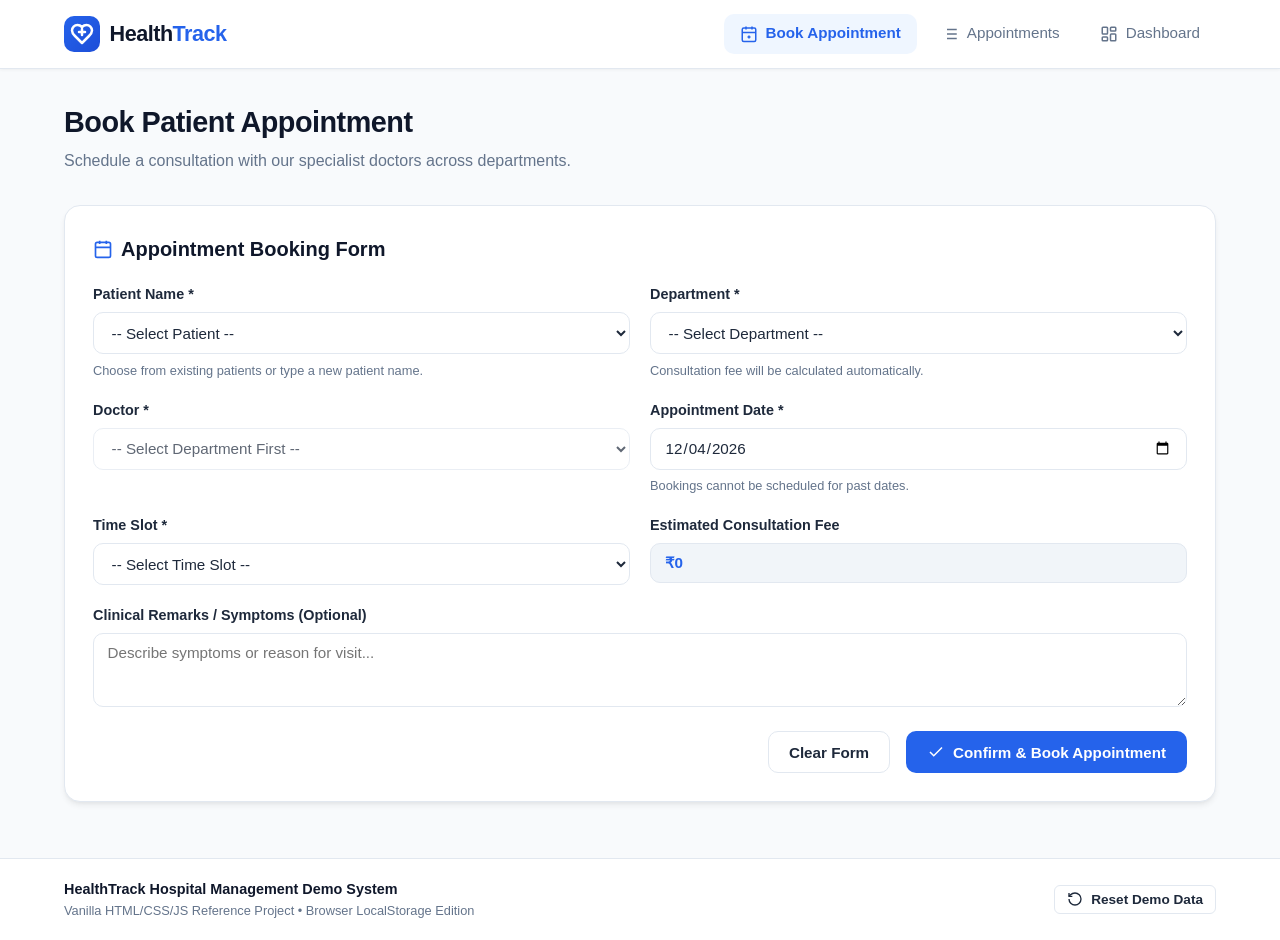
<file: index.html>
<!DOCTYPE html>
<html lang="en">

<head>
  <meta charset="UTF-8">
  <meta name="viewport" content="width=device-width, initial-scale=1.0">
  <title>HealthTrack - Book Appointment</title>
  <link rel="stylesheet" href="style.css">
</head>

<body>

  <div class="app-wrapper">
    <!-- Header/Navbar Container -->
    <header id="app-header"></header>

    <!-- Main Content -->
    <main class="main-content">
      <div class="page-header">
        <h1 class="page-title">Book Patient Appointment</h1>
        <p class="page-subtitle">Schedule a consultation with our specialist doctors across departments.</p>
      </div>

      <!-- Feedback Alert Banner -->
      <div id="booking-alert" class="alert hidden" role="alert">
        <div class="alert-icon" id="alert-icon"></div>
        <div class="alert-message" id="alert-message"></div>
      </div>

      <!-- Booking Form Card -->
      <div class="card">
        <h2 class="card-title">
          <svg width="20" height="20" viewBox="0 0 24 24" fill="none" stroke="currentColor" stroke-width="2"
            style="color: var(--primary);">
            <path d="M19 4H5a2 2 0 0 0-2 2v14a2 2 0 0 0 2 2h14a2 2 0 0 0 2-2V6a2 2 0 0 0-2-2z" />
            <path d="M16 2v4M8 2v4M3 10h18" />
          </svg>
          Appointment Booking Form
        </h2>

        <form id="appointment-form" novalidate>
          <div class="form-grid">

            <!-- Patient Selection / Custom Input -->
            <div class="form-group">
              <label for="patient-select">Patient Name *</label>
              <div class="patient-input-container">
                <select id="patient-select" class="form-control" required>
                  <option value="" disabled selected>-- Select Patient --</option>
                  <!-- Populated dynamically -->
                  <option value="__NEW__">+ Enter New Patient Name...</option>
                </select>
              </div>
              <!-- Hidden Input for New Patient -->
              <input type="text" id="new-patient-input" class="form-control hidden"
                placeholder="Enter full name of new patient" style="margin-top: 0.5rem;" />
              <span class="form-hint">Choose from existing patients or type a new patient name.</span>
            </div>

            <!-- Department Selection -->
            <div class="form-group">
              <label for="department-select">Department *</label>
              <select id="department-select" class="form-control" required>
                <option value="" disabled selected>-- Select Department --</option>
                <!-- Populated dynamically from localStorage -->
              </select>
              <span class="form-hint" id="fee-hint">Consultation fee will be calculated automatically.</span>
            </div>

            <!-- Doctor Selection (Filtered by Department) -->
            <div class="form-group">
              <label for="doctor-select">Doctor *</label>
              <select id="doctor-select" class="form-control" required disabled>
                <option value="" disabled selected>-- Select Department First --</option>
              </select>
            </div>

            <!-- Date Picker -->
            <div class="form-group">
              <label for="appointment-date">Appointment Date *</label>
              <input type="date" id="appointment-date" class="form-control" required />
              <span class="form-hint">Bookings cannot be scheduled for past dates.</span>
            </div>

            <!-- Time Slot Selection -->
            <div class="form-group">
              <label for="timeslot-select">Time Slot *</label>
              <select id="timeslot-select" class="form-control" required>
                <option value="" disabled selected>-- Select Time Slot --</option>
                <option value="09:00 AM">09:00 AM</option>
                <option value="10:00 AM">10:00 AM</option>
                <option value="11:00 AM">11:00 AM</option>
                <option value="02:00 PM">02:00 PM</option>
                <option value="03:00 PM">03:00 PM</option>
                <option value="04:00 PM">04:00 PM</option>
                <option value="05:00 PM">05:00 PM</option>
              </select>
            </div>

            <!-- Consultation Fee Preview -->
            <div class="form-group">
              <label>Estimated Consultation Fee</label>
              <input type="text" id="fee-display" class="form-control" value="₹0" readonly
                style="background-color: #f1f5f9; font-weight: 600; color: var(--primary);" />
            </div>

            <!-- Remarks / Clinical Notes -->
            <div class="form-group full-width">
              <label for="appointment-remarks">Clinical Remarks / Symptoms (Optional)</label>
              <textarea id="appointment-remarks" class="form-control" rows="3"
                placeholder="Describe symptoms or reason for visit..."></textarea>
            </div>

          </div>

          <div style="margin-top: 1.5rem; display: flex; justify-content: flex-end; gap: 1rem;">
            <button type="reset" class="btn btn-secondary" id="btn-reset-form">Clear Form</button>
            <button type="submit" class="btn btn-primary">
              <svg width="18" height="18" viewBox="0 0 24 24" fill="none" stroke="currentColor" stroke-width="2">
                <polyline points="20 6 9 17 4 12" />
              </svg>
              Confirm & Book Appointment
            </button>
          </div>
        </form>
      </div>
    </main>

    <!-- Footer Container -->
    <footer id="app-footer"></footer>
  </div>

  <!-- Shared Application JS -->
  <script src="app.js"></script>

  <!-- Page-Specific Script -->
  <script>
    document.addEventListener('DOMContentLoaded', () => {
      // 1. Render layout navbar & footer
      renderHeader('book');
      renderFooter();

      // DOM Elements
      const patientSelect = document.getElementById('patient-select');
      const newPatientInput = document.getElementById('new-patient-input');
      const deptSelect = document.getElementById('department-select');
      const docSelect = document.getElementById('doctor-select');
      const dateInput = document.getElementById('appointment-date');
      const timeSelect = document.getElementById('timeslot-select');
      const feeDisplay = document.getElementById('fee-display');
      const remarksInput = document.getElementById('appointment-remarks');
      const bookingForm = document.getElementById('appointment-form');
      const alertBox = document.getElementById('booking-alert');
      const alertIcon = document.getElementById('alert-icon');
      const alertMsg = document.getElementById('alert-message');

      // Set date input minimum value to Today's date (YYYY-MM-DD)
      const today = new Date().toISOString().split('T')[0];
      dateInput.setAttribute('min', today);
      dateInput.value = today;

      // Populate Patients dropdown
      function loadPatientOptions() {
        const patients = getPatients();
        patientSelect.innerHTML = '<option value="" disabled selected>-- Select Patient --</option>';
        patients.forEach(p => {
          const opt = document.createElement('option');
          opt.value = p;
          opt.textContent = p;
          patientSelect.appendChild(opt);
        });
        // Option to add custom new patient
        const newOpt = document.createElement('option');
        newOpt.value = '__NEW__';
        newOpt.textContent = '+ Add New Patient...';
        patientSelect.appendChild(newOpt);
      }
      loadPatientOptions();

      // Patient select change listener (toggle new patient input)
      patientSelect.addEventListener('change', () => {
        if (patientSelect.value === '__NEW__') {
          newPatientInput.classList.remove('hidden');
          newPatientInput.focus();
        } else {
          newPatientInput.classList.add('hidden');
          newPatientInput.value = '';
        }
      });

      // Populate Departments dropdown
      const depts = getDepartments();
      depts.forEach(d => {
        const opt = document.createElement('option');
        opt.value = d.name;
        opt.textContent = `${d.name} (₹${d.fee})`;
        deptSelect.appendChild(opt);
      });

      // Department change listener -> filter doctors & update fee display
      deptSelect.addEventListener('change', () => {
        const selectedDept = deptSelect.value;
        const fee = getFeeForDepartment(selectedDept);
        feeDisplay.value = `₹${fee}`;

        // Filter doctors by selected department
        const allDoctors = getDoctors();
        const filteredDocs = allDoctors.filter(doc => doc.department === selectedDept);

        docSelect.innerHTML = '<option value="" disabled selected>-- Select Doctor --</option>';
        filteredDocs.forEach(doc => {
          const opt = document.createElement('option');
          opt.value = doc.name;
          opt.textContent = doc.name;
          docSelect.appendChild(opt);
        });
        docSelect.disabled = false;
      });

      // Reset form event handler
      document.getElementById('btn-reset-form').addEventListener('click', () => {
        newPatientInput.classList.add('hidden');
        docSelect.innerHTML = '<option value="" disabled selected>-- Select Department First --</option>';
        docSelect.disabled = true;
        feeDisplay.value = '₹0';
        hideAlert();
      });

      // Helper function to display success/error alerts
      function showAlert(type, title, text) {
        alertBox.className = `alert alert-${type}`;
        if (type === 'danger') {
          alertIcon.innerHTML = `
            <svg width="24" height="24" viewBox="0 0 24 24" fill="none" stroke="currentColor" stroke-width="2">
              <circle cx="12" cy="12" r="10"/>
              <line x1="12" y1="8" x2="12" y2="12"/>
              <line x1="12" y1="16" x2="12.01" y2="16"/>
            </svg>`;
        } else {
          alertIcon.innerHTML = `
            <svg width="24" height="24" viewBox="0 0 24 24" fill="none" stroke="currentColor" stroke-width="2">
              <path d="M22 11.08V12a10 10 0 1 1-5.93-9.14"/>
              <polyline points="22 4 12 14.01 9 11.01"/>
            </svg>`;
        }
        alertMsg.innerHTML = `<strong>${title}</strong> <span>${text}</span>`;
        alertBox.scrollIntoView({ behavior: 'smooth', block: 'nearest' });
      }

      function hideAlert() {
        alertBox.classList.add('hidden');
      }

      // Form submission handler
      bookingForm.addEventListener('submit', (e) => {
        e.preventDefault();
        hideAlert();

        // Determine final patient name
        let patientName = '';
        if (patientSelect.value === '__NEW__') {
          patientName = newPatientInput.value.trim();
          if (!patientName) {
            showAlert('danger', 'Validation Error:', 'Please enter the name for the new patient.');
            return;
          }
        } else {
          patientName = patientSelect.value;
        }

        if (!patientName) {
          showAlert('danger', 'Validation Error:', 'Please select or enter a patient name.');
          return;
        }

        const department = deptSelect.value;
        const doctor = docSelect.value;
        const dateVal = dateInput.value;
        const timeSlot = timeSelect.value;
        const remarks = remarksInput.value.trim();

        if (!department || !doctor || !dateVal || !timeSlot) {
          showAlert('danger', 'Validation Error:', 'Please fill out all mandatory fields (Department, Doctor, Date, and Time Slot).');
          return;
        }

        // 1. DATE VALIDATION: Check if date is in the past
        const selectedDateObj = new Date(dateVal + 'T00:00:00');
        const todayDateObj = new Date();
        todayDateObj.setHours(0, 0, 0, 0);

        if (selectedDateObj < todayDateObj) {
          showAlert('danger', 'Invalid Date:', 'Appointments cannot be booked for past dates. Please pick today or a future date.');
          return;
        }

        // 2. DOUBLE-BOOKING CHECK: Check if doctor is already booked at this date and time
        // Calls shared function in app.js
        if (isDoubleBooked(doctor, dateVal, timeSlot)) {
          showAlert(
            'danger',
            'Double-Booking Conflict Alert!',
            `${doctor} already has a Confirmed appointment on ${dateVal} at ${timeSlot}. Please choose a different time slot or doctor.`
          );
          return;
        }

        // Save new patient if added
        ensurePatientExists(patientName);

        // 3. SUCCESSFUL BOOKING: Create new appointment record
        const consultationFee = getFeeForDepartment(department);
        const newAptId = 'APT-' + Math.floor(1000 + Math.random() * 9000);

        const newAppointment = {
          id: newAptId,
          patientName: patientName,
          department: department,
          doctor: doctor,
          date: dateVal,
          timeSlot: timeSlot,
          status: 'Confirmed',
          fee: consultationFee,
          paymentStatus: 'Pending',
          remarks: remarks || 'No specific remarks'
        };

        // Persist to localStorage
        const appointments = getAppointments();
        appointments.unshift(newAppointment); // prepend latest booking
        saveAppointments(appointments);

        // Show Success Banner
        showAlert(
          'success',
          'Appointment Successfully Booked!',
          `Booking ID <strong>${newAptId}</strong> for patient <strong>${patientName}</strong> with <strong>${doctor}</strong> (${department}) on <strong>${dateVal} at ${timeSlot}</strong> has been confirmed. Consultation Bill: <strong>₹${consultationFee}</strong> (Pending Payment).`
        );

        // Refresh patient dropdown options & reset form inputs
        loadPatientOptions();
        bookingForm.reset();
        newPatientInput.classList.add('hidden');
        docSelect.innerHTML = '<option value="" disabled selected>-- Select Department First --</option>';
        docSelect.disabled = true;
        feeDisplay.value = '₹0';
        dateInput.value = today;
      });
    });
  </script>
</body>

</html>
</file>
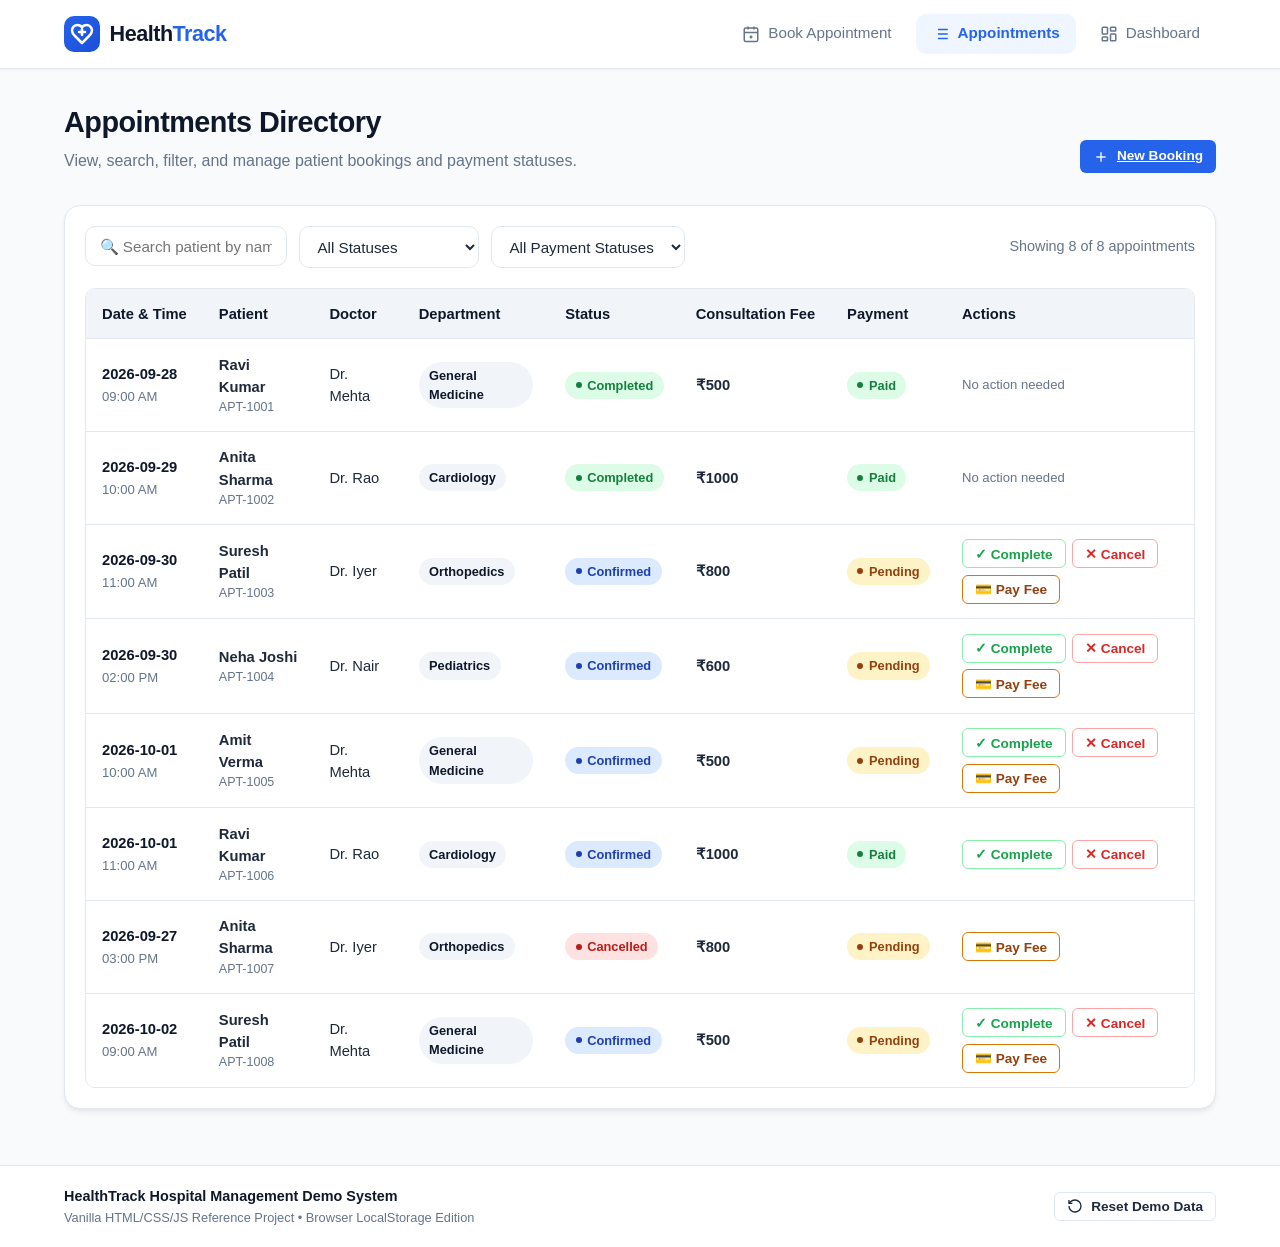
<file: appointments.html>
<!DOCTYPE html>
<html lang="en">

<head>
  <meta charset="UTF-8">
  <meta name="viewport" content="width=device-width, initial-scale=1.0">
  <title>HealthTrack - Appointments List</title>
  <link rel="stylesheet" href="style.css">
</head>

<body>

  <div class="app-wrapper">
    <!-- Header/Navbar Container -->
    <header id="app-header"></header>

    <!-- Main Content -->
    <main class="main-content">
      <div class="page-header"
        style="display: flex; justify-content: space-between; align-items: flex-end; flex-wrap: wrap; gap: 1rem;">
        <div>
          <h1 class="page-title">Appointments Directory</h1>
          <p class="page-subtitle">View, search, filter, and manage patient bookings and payment statuses.</p>
        </div>
        <a href="index.html" class="btn btn-primary btn-sm">
          <svg width="16" height="16" viewBox="0 0 24 24" fill="none" stroke="currentColor" stroke-width="2">
            <line x1="12" y1="5" x2="12" y2="19" />
            <line x1="5" y1="12" x2="19" y2="12" />
          </svg>
          New Booking
        </a>
      </div>

      <!-- Controls & Filter Card -->
      <div class="card" style="padding: 1.25rem;">
        <div class="controls-bar">
          <div class="search-filter-group">
            <!-- Search Box -->
            <div class="form-group" style="flex: 1;">
              <input type="text" id="search-patient" class="form-control" placeholder="🔍 Search patient by name..." />
            </div>
            <!-- Status Filter -->
            <div class="form-group" style="min-width: 180px;">
              <select id="filter-status" class="form-control">
                <option value="ALL">All Statuses</option>
                <option value="Confirmed">Confirmed</option>
                <option value="Completed">Completed</option>
                <option value="Cancelled">Cancelled</option>
              </select>
            </div>
            <!-- Payment Filter -->
            <div class="form-group" style="min-width: 180px;">
              <select id="filter-payment" class="form-control">
                <option value="ALL">All Payment Statuses</option>
                <option value="Paid">Paid</option>
                <option value="Pending">Pending</option>
              </select>
            </div>
          </div>

          <div style="font-size: 0.9rem; color: var(--text-muted); font-weight: 500;" id="records-counter">
            Showing 0 records
          </div>
        </div>

        <!-- Appointments Table -->
        <div class="table-responsive">
          <table class="data-table">
            <thead>
              <tr>
                <th>Date & Time</th>
                <th>Patient</th>
                <th>Doctor</th>
                <th>Department</th>
                <th>Status</th>
                <th>Consultation Fee</th>
                <th>Payment</th>
                <th>Actions</th>
              </tr>
            </thead>
            <tbody id="appointments-tbody">
              <!-- Rendered dynamically -->
            </tbody>
          </table>
        </div>

        <!-- Empty State Message -->
        <div id="empty-state" class="hidden" style="text-align: center; padding: 3rem 1rem;">
          <svg width="48" height="48" viewBox="0 0 24 24" fill="none" stroke="#94a3b8" stroke-width="1.5"
            style="margin-bottom: 1rem;">
            <circle cx="12" cy="12" r="10" />
            <path d="M8 12h8" />
          </svg>
          <h3 style="font-size: 1.1rem; color: var(--text-main); font-weight: 600;">No appointments found</h3>
          <p style="color: var(--text-muted); font-size: 0.9rem; margin-top: 0.25rem;">Try adjusting your search
            criteria or booking a new appointment.</p>
        </div>
      </div>
    </main>

    <!-- Footer Container -->
    <footer id="app-footer"></footer>
  </div>

  <!-- Shared Application JS -->
  <script src="app.js"></script>

  <!-- Page-Specific Script -->
  <script>
    document.addEventListener('DOMContentLoaded', () => {
      // Render Header & Footer
      renderHeader('appointments');
      renderFooter();

      // DOM Elements
      const searchInput = document.getElementById('search-patient');
      const statusFilter = document.getElementById('filter-status');
      const paymentFilter = document.getElementById('filter-payment');
      const tbody = document.getElementById('appointments-tbody');
      const recordsCounter = document.getElementById('records-counter');
      const emptyState = document.getElementById('empty-state');

      // Function to render appointments table
      function renderTable() {
        const appointments = getAppointments();
        const searchTerm = searchInput.value.toLowerCase().trim();
        const selectedStatus = statusFilter.value;
        const selectedPayment = paymentFilter.value;

        // Apply filtering logic
        const filtered = appointments.filter(apt => {
          const matchesSearch = apt.patientName.toLowerCase().includes(searchTerm) ||
            apt.doctor.toLowerCase().includes(searchTerm) ||
            apt.id.toLowerCase().includes(searchTerm);
          const matchesStatus = (selectedStatus === 'ALL') || (apt.status === selectedStatus);
          const matchesPayment = (selectedPayment === 'ALL') || (apt.paymentStatus === selectedPayment);

          return matchesSearch && matchesStatus && matchesPayment;
        });

        recordsCounter.textContent = `Showing ${filtered.length} of ${appointments.length} appointments`;

        if (filtered.length === 0) {
          tbody.innerHTML = '';
          emptyState.classList.remove('hidden');
          return;
        }

        emptyState.classList.add('hidden');
        tbody.innerHTML = '';

        filtered.forEach(apt => {
          const tr = document.createElement('tr');

          // Status Badges CSS mapping
          let statusBadgeClass = 'badge-confirmed';
          if (apt.status === 'Completed') statusBadgeClass = 'badge-completed';
          if (apt.status === 'Cancelled') statusBadgeClass = 'badge-cancelled';

          let paymentBadgeClass = apt.paymentStatus === 'Paid' ? 'badge-paid' : 'badge-pending';

          // Action Buttons construction
          let actionButtonsHTML = '';

          if (apt.status === 'Confirmed') {
            actionButtonsHTML += `
              <button 
                class="btn btn-outline-success btn-sm" 
                onclick="updateAppointmentStatus('${apt.id}', 'Completed')"
                title="Mark appointment as completed"
              >
                ✓ Complete
              </button>
              <button 
                class="btn btn-outline-danger btn-sm" 
                onclick="updateAppointmentStatus('${apt.id}', 'Cancelled')"
                title="Cancel appointment"
              >
                ✕ Cancel
              </button>
            `;
          }

          if (apt.paymentStatus === 'Pending') {
            actionButtonsHTML += `
              <button 
                class="btn btn-secondary btn-sm" 
                style="color: var(--warning-text); border-color: var(--warning);"
                onclick="markBillAsPaid('${apt.id}')"
                title="Mark consultation bill as paid"
              >
                💳 Pay Fee
              </button>
            `;
          }

          if (apt.status !== 'Confirmed' && apt.paymentStatus === 'Paid') {
            actionButtonsHTML = `<span style="font-size: 0.82rem; color: var(--text-muted);">No action needed</span>`;
          }

          tr.innerHTML = `
            <td>
              <strong style="color: var(--secondary); display: block;">${apt.date}</strong>
              <span style="font-size: 0.82rem; color: var(--text-muted);">${apt.timeSlot}</span>
            </td>
            <td>
              <strong style="color: var(--text-main);">${escapeHtml(apt.patientName)}</strong>
              <span style="display: block; font-size: 0.78rem; color: var(--text-muted);">${apt.id}</span>
            </td>
            <td>${escapeHtml(apt.doctor)}</td>
            <td><span class="badge" style="background-color: #f1f5f9; color: var(--secondary);">${escapeHtml(apt.department)}</span></td>
            <td>
              <span class="badge ${statusBadgeClass}">
                <span class="badge-dot"></span>
                ${apt.status}
              </span>
            </td>
            <td><strong>₹${apt.fee}</strong></td>
            <td>
              <span class="badge ${paymentBadgeClass}">
                <span class="badge-dot"></span>
                ${apt.paymentStatus}
              </span>
            </td>
            <td>
              <div class="action-btn-group">
                ${actionButtonsHTML}
              </div>
            </td>
          `;

          tbody.appendChild(tr);
        });
      }

      // XSS Protection helper
      function escapeHtml(text) {
        if (!text) return '';
        return text.replace(/[&<>"']/g, function (m) {
          return { '&': '&amp;', '<': '&lt;', '>': '&gt;', '"': '&quot;', "'": '&#039;' }[m];
        });
      }

      // Global functions attached to window for row actions
      window.updateAppointmentStatus = function (aptId, newStatus) {
        const appointments = getAppointments();
        const index = appointments.findIndex(a => a.id === aptId);
        if (index !== -1) {
          appointments[index].status = newStatus;
          saveAppointments(appointments);
          renderTable();
        }
      };

      window.markBillAsPaid = function (aptId) {
        const appointments = getAppointments();
        const index = appointments.findIndex(a => a.id === aptId);
        if (index !== -1) {
          appointments[index].paymentStatus = 'Paid';
          saveAppointments(appointments);
          renderTable();
        }
      };

      // Event Listeners for Filters & Search
      searchInput.addEventListener('input', renderTable);
      statusFilter.addEventListener('change', renderTable);
      paymentFilter.addEventListener('change', renderTable);

      // Initial table render
      renderTable();
    });
  </script>
</body>

</html>
</file>
<file: style.css>
/* ==========================================
   HealthTrack - Modern Medical UI Styling
   Theme: Medical Blue & Pure White
   ========================================== */

/* CSS Variables / Theme System */
:root {
  --primary: #2563eb;
  --primary-hover: #1d4ed8;
  --primary-light: #eff6ff;
  --primary-border: #bfdbfe;
  
  --secondary: #0f172a;
  --text-main: #1e293b;
  --text-muted: #64748b;
  --bg-main: #f8fafc;
  --bg-card: #ffffff;
  --border-color: #e2e8f0;
  
  --success: #16a34a;
  --success-bg: #dcfce7;
  --success-text: #15803d;
  
  --warning: #d97706;
  --warning-bg: #fef3c7;
  --warning-text: #92400e;
  
  --danger: #dc2626;
  --danger-bg: #fee2e2;
  --danger-text: #b91c1c;

  --info-bg: #dbeafe;
  --info-text: #1e40af;

  --radius-sm: 6px;
  --radius-md: 10px;
  --radius-lg: 16px;
  --radius-full: 9999px;

  --shadow-sm: 0 1px 3px rgba(0, 0, 0, 0.05);
  --shadow-md: 0 4px 6px -1px rgba(0, 0, 0, 0.07), 0 2px 4px -2px rgba(0, 0, 0, 0.05);
  --shadow-lg: 0 10px 15px -3px rgba(0, 0, 0, 0.08), 0 4px 6px -4px rgba(0, 0, 0, 0.04);
  
  --font-family: -apple-system, BlinkMacSystemFont, "Segoe UI", Roboto, Helvetica, Arial, sans-serif;
}

/* Reset & Base Styles */
* {
  box-sizing: border-box;
  margin: 0;
  padding: 0;
}

body {
  font-family: var(--font-family);
  background-color: var(--bg-main);
  color: var(--text-main);
  line-height: 1.5;
  min-height: 100vh;
  display: flex;
  flex-direction: column;
  -webkit-font-smoothing: antialiased;
}

/* Main Layout Wrapper */
.app-wrapper {
  display: flex;
  flex-direction: column;
  min-height: 100vh;
}

.main-content {
  flex: 1;
  max-width: 1200px;
  width: 100%;
  margin: 0 auto;
  padding: 2rem 1.5rem;
}

/* Header & Navbar */
.navbar {
  background-color: var(--bg-card);
  border-bottom: 1px solid var(--border-color);
  position: sticky;
  top: 0;
  z-index: 100;
  box-shadow: var(--shadow-sm);
}

.nav-container {
  max-width: 1200px;
  margin: 0 auto;
  padding: 0.85rem 1.5rem;
  display: flex;
  align-items: center;
  justify-content: space-between;
}

.brand-logo {
  display: flex;
  align-items: center;
  gap: 0.6rem;
  text-decoration: none;
  font-size: 1.35rem;
  font-weight: 700;
  color: var(--secondary);
  letter-spacing: -0.5px;
}

.logo-icon {
  background: linear-gradient(135deg, var(--primary), #1d4ed8);
  color: #ffffff;
  padding: 6px;
  border-radius: var(--radius-md);
  display: flex;
  align-items: center;
  justify-content: center;
}

.logo-accent {
  color: var(--primary);
}

.nav-links {
  display: flex;
  list-style: none;
  gap: 0.5rem;
}

.nav-link {
  display: flex;
  align-items: center;
  gap: 0.5rem;
  padding: 0.55rem 1rem;
  text-decoration: none;
  color: var(--text-muted);
  font-weight: 500;
  font-size: 0.95rem;
  border-radius: var(--radius-md);
  transition: all 0.2s ease;
}

.nav-link:hover {
  color: var(--primary);
  background-color: var(--primary-light);
}

.nav-link.active {
  color: var(--primary);
  background-color: var(--primary-light);
  font-weight: 600;
}

/* Page Headers & Typography */
.page-header {
  margin-bottom: 2rem;
}

.page-title {
  font-size: 1.8rem;
  font-weight: 700;
  color: var(--secondary);
  letter-spacing: -0.5px;
  margin-bottom: 0.35rem;
}

.page-subtitle {
  color: var(--text-muted);
  font-size: 1rem;
}

/* Cards & Containers */
.card {
  background-color: var(--bg-card);
  border: 1px solid var(--border-color);
  border-radius: var(--radius-lg);
  padding: 1.75rem;
  box-shadow: var(--shadow-md);
  margin-bottom: 1.5rem;
}

.card-title {
  font-size: 1.25rem;
  font-weight: 600;
  color: var(--secondary);
  margin-bottom: 1.25rem;
  display: flex;
  align-items: center;
  gap: 0.5rem;
}

/* Form Styling */
.form-grid {
  display: grid;
  grid-template-columns: repeat(2, 1fr);
  gap: 1.25rem;
}

.form-group {
  display: flex;
  flex-direction: column;
  gap: 0.4rem;
}

.form-group.full-width {
  grid-column: span 2;
}

label {
  font-size: 0.9rem;
  font-weight: 600;
  color: var(--text-main);
}

.form-control {
  width: 100%;
  padding: 0.65rem 0.85rem;
  font-size: 0.95rem;
  font-family: inherit;
  border: 1px solid var(--border-color);
  border-radius: var(--radius-md);
  background-color: #ffffff;
  color: var(--text-main);
  transition: border-color 0.2s ease, box-shadow 0.2s ease;
}

.form-control:focus {
  outline: none;
  border-color: var(--primary);
  box-shadow: 0 0 0 3px rgba(37, 99, 235, 0.15);
}

.form-hint {
  font-size: 0.8rem;
  color: var(--text-muted);
}

/* Toggle mode for new patient input */
.patient-input-container {
  display: flex;
  gap: 0.5rem;
}

/* Buttons */
.btn {
  display: inline-flex;
  align-items: center;
  justify-content: center;
  gap: 0.5rem;
  padding: 0.7rem 1.25rem;
  font-size: 0.95rem;
  font-weight: 600;
  border-radius: var(--radius-md);
  border: 1px solid transparent;
  cursor: pointer;
  transition: all 0.2s ease;
}

.btn-primary {
  background-color: var(--primary);
  color: #ffffff;
}

.btn-primary:hover {
  background-color: var(--primary-hover);
  box-shadow: var(--shadow-sm);
}

.btn-secondary {
  background-color: #ffffff;
  color: var(--text-main);
  border-color: var(--border-color);
}

.btn-secondary:hover {
  background-color: var(--bg-main);
  border-color: #cbd5e1;
}

.btn-sm {
  padding: 0.35rem 0.75rem;
  font-size: 0.85rem;
  border-radius: var(--radius-sm);
}

.btn-outline-danger {
  background-color: #ffffff;
  color: var(--danger);
  border-color: #fca5a5;
}

.btn-outline-danger:hover {
  background-color: var(--danger-bg);
}

.btn-outline-success {
  background-color: #ffffff;
  color: var(--success);
  border-color: #86efac;
}

.btn-outline-success:hover {
  background-color: var(--success-bg);
}

/* Alert Banners */
.alert {
  padding: 1rem 1.25rem;
  border-radius: var(--radius-md);
  margin-bottom: 1.5rem;
  display: flex;
  align-items: flex-start;
  gap: 0.75rem;
  font-size: 0.95rem;
  border: 1px solid transparent;
}

.alert-icon {
  flex-shrink: 0;
  margin-top: 2px;
}

.alert-success {
  background-color: var(--success-bg);
  border-color: #bbf7d0;
  color: var(--success-text);
}

.alert-danger {
  background-color: var(--danger-bg);
  border-color: #fecaca;
  color: var(--danger-text);
}

.hidden {
  display: none !important;
}

/* Tables & Controls */
.controls-bar {
  display: flex;
  gap: 1rem;
  margin-bottom: 1.25rem;
  flex-wrap: wrap;
  align-items: center;
  justify-content: space-between;
}

.search-filter-group {
  display: flex;
  gap: 0.75rem;
  flex: 1;
  max-width: 600px;
}

.table-responsive {
  width: 100%;
  overflow-x: auto;
  border-radius: var(--radius-md);
  border: 1px solid var(--border-color);
}

.data-table {
  width: 100%;
  border-collapse: collapse;
  text-align: left;
  font-size: 0.92rem;
  background-color: #ffffff;
}

.data-table th {
  background-color: #f1f5f9;
  color: var(--secondary);
  font-weight: 600;
  padding: 0.85rem 1rem;
  border-bottom: 1px solid var(--border-color);
  white-space: nowrap;
}

.data-table td {
  padding: 0.9rem 1rem;
  border-bottom: 1px solid var(--border-color);
  color: var(--text-main);
  vertical-align: middle;
}

.data-table tbody tr:last-child td {
  border-bottom: none;
}

.data-table tbody tr:hover {
  background-color: #f8fafc;
}

/* Status Badges */
.badge {
  display: inline-flex;
  align-items: center;
  gap: 0.35rem;
  padding: 0.25rem 0.65rem;
  font-size: 0.8rem;
  font-weight: 600;
  border-radius: var(--radius-full);
  text-transform: capitalize;
}

.badge-dot {
  width: 6px;
  height: 6px;
  border-radius: 50%;
  background-color: currentColor;
}

.badge-confirmed {
  background-color: var(--info-bg);
  color: var(--info-text);
}

.badge-completed {
  background-color: var(--success-bg);
  color: var(--success-text);
}

.badge-cancelled {
  background-color: var(--danger-bg);
  color: var(--danger-text);
}

.badge-paid {
  background-color: var(--success-bg);
  color: var(--success-text);
}

.badge-pending {
  background-color: var(--warning-bg);
  color: var(--warning-text);
}

/* Actions in Table */
.action-btn-group {
  display: flex;
  gap: 0.4rem;
  flex-wrap: wrap;
}

/* Dashboard Metrics Grid */
.metrics-grid {
  display: grid;
  grid-template-columns: repeat(4, 1fr);
  gap: 1.25rem;
  margin-bottom: 1.75rem;
}

.metric-card {
  background-color: var(--bg-card);
  border: 1px solid var(--border-color);
  border-radius: var(--radius-lg);
  padding: 1.35rem;
  box-shadow: var(--shadow-sm);
  display: flex;
  align-items: center;
  gap: 1rem;
}

.metric-icon {
  width: 48px;
  height: 48px;
  border-radius: var(--radius-md);
  display: flex;
  align-items: center;
  justify-content: center;
  flex-shrink: 0;
}

.metric-icon.blue {
  background-color: #eff6ff;
  color: #2563eb;
}

.metric-icon.green {
  background-color: #f0fdf4;
  color: #16a34a;
}

.metric-icon.amber {
  background-color: #fffbeb;
  color: #d97706;
}

.metric-icon.purple {
  background-color: #faf5ff;
  color: #9333ea;
}

.metric-data {
  display: flex;
  flex-direction: column;
}

.metric-value {
  font-size: 1.6rem;
  font-weight: 700;
  color: var(--secondary);
  line-height: 1.2;
}

.metric-label {
  font-size: 0.85rem;
  color: var(--text-muted);
  font-weight: 500;
  margin-top: 2px;
}

/* Charts Grid */
.charts-grid {
  display: grid;
  grid-template-columns: repeat(2, 1fr);
  gap: 1.5rem;
  margin-bottom: 1.5rem;
}

.chart-wrapper {
  position: relative;
  height: 280px;
  width: 100%;
}

/* Footer Styling */
.footer {
  background-color: var(--bg-card);
  border-top: 1px solid var(--border-color);
  padding: 1.25rem 0;
  margin-top: auto;
}

.footer-container {
  max-width: 1200px;
  margin: 0 auto;
  padding: 0 1.5rem;
  display: flex;
  align-items: center;
  justify-content: space-between;
  gap: 1rem;
  flex-wrap: wrap;
}

.footer-title {
  font-size: 0.9rem;
  font-weight: 600;
  color: var(--secondary);
}

.footer-subtitle {
  font-size: 0.8rem;
  color: var(--text-muted);
}

/* Responsive Adjustments */
@media (max-width: 1024px) {
  .metrics-grid {
    grid-template-columns: repeat(2, 1fr);
  }
  
  .charts-grid {
    grid-template-columns: 1fr;
  }
}

@media (max-width: 640px) {
  .nav-container {
    flex-direction: column;
    gap: 0.75rem;
  }

  .nav-links {
    width: 100%;
    justify-content: space-between;
  }

  .nav-link span {
    font-size: 0.85rem;
  }

  .form-grid {
    grid-template-columns: 1fr;
  }
  
  .form-group.full-width {
    grid-column: span 1;
  }

  .metrics-grid {
    grid-template-columns: 1fr;
  }

  .controls-bar {
    flex-direction: column;
    align-items: stretch;
  }

  .search-filter-group {
    flex-direction: column;
    max-width: 100%;
  }

  .footer-container {
    flex-direction: column;
    text-align: center;
  }
}
</file>
